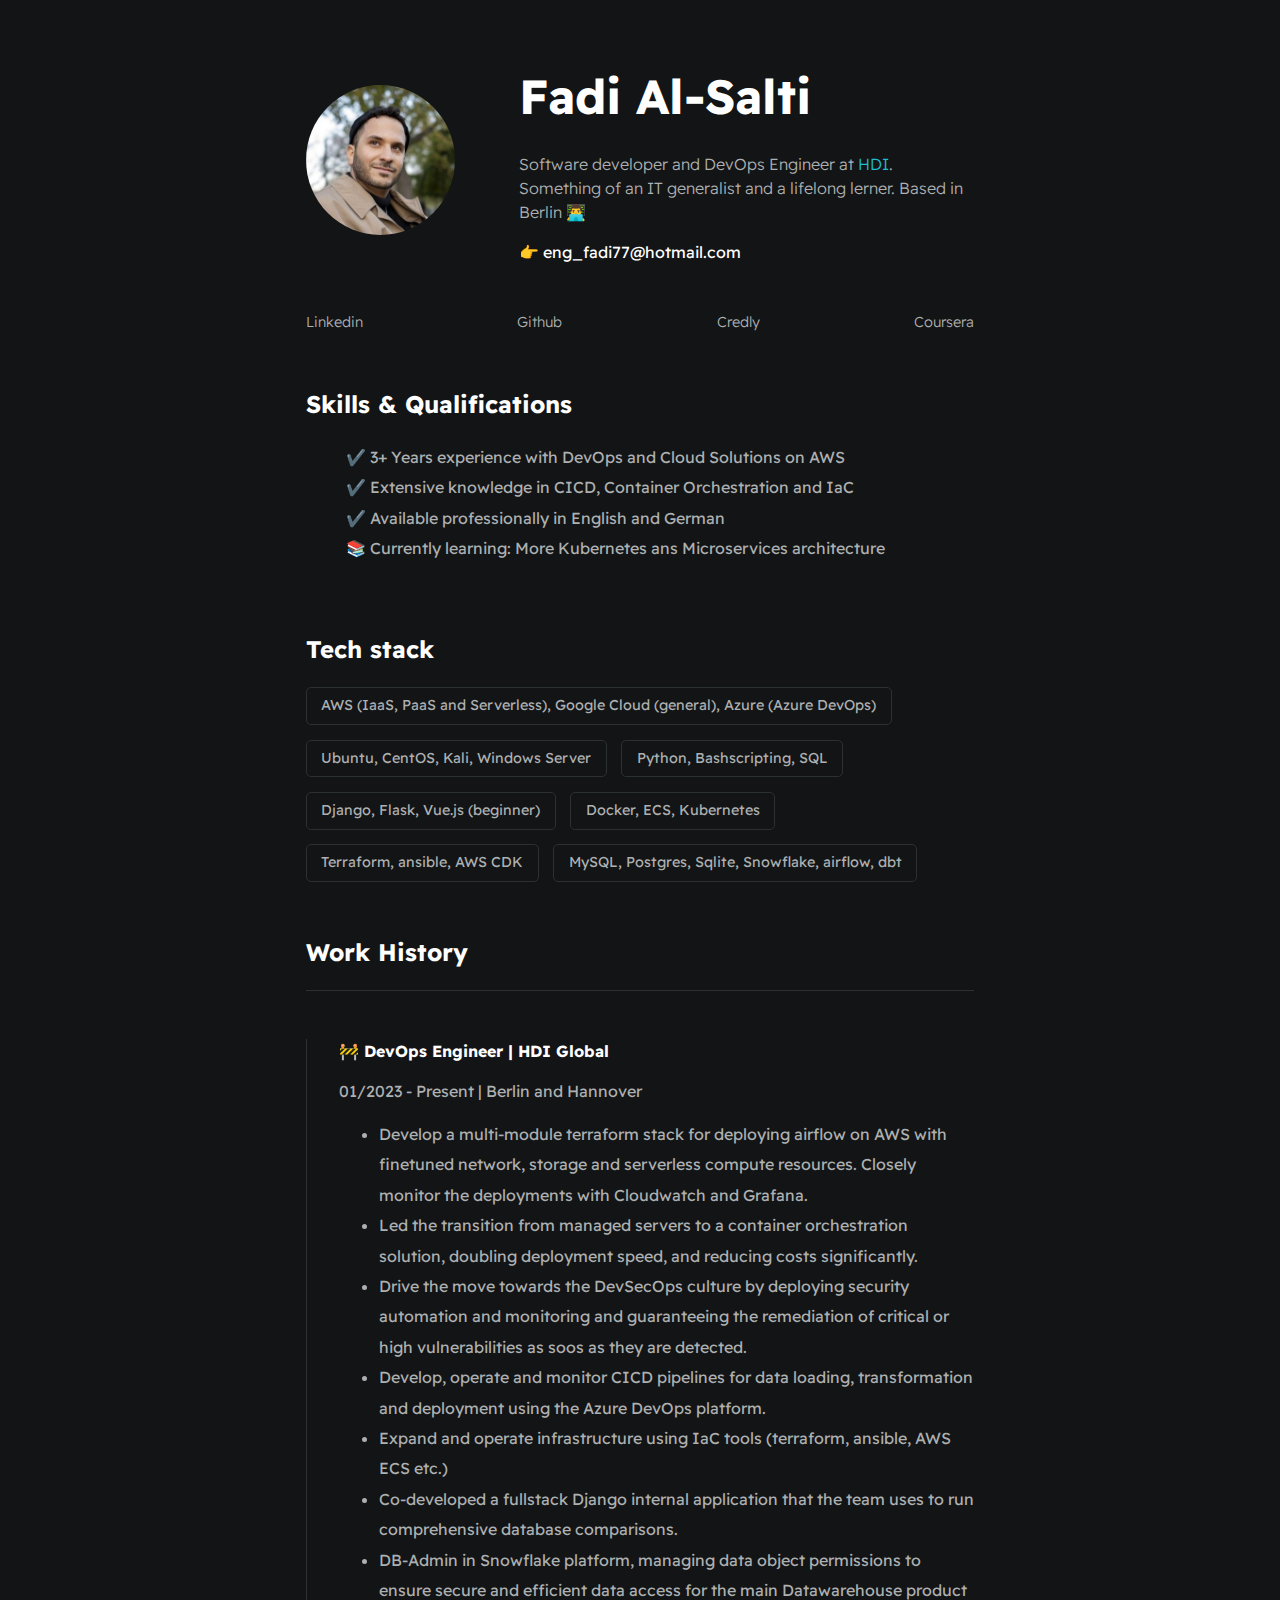
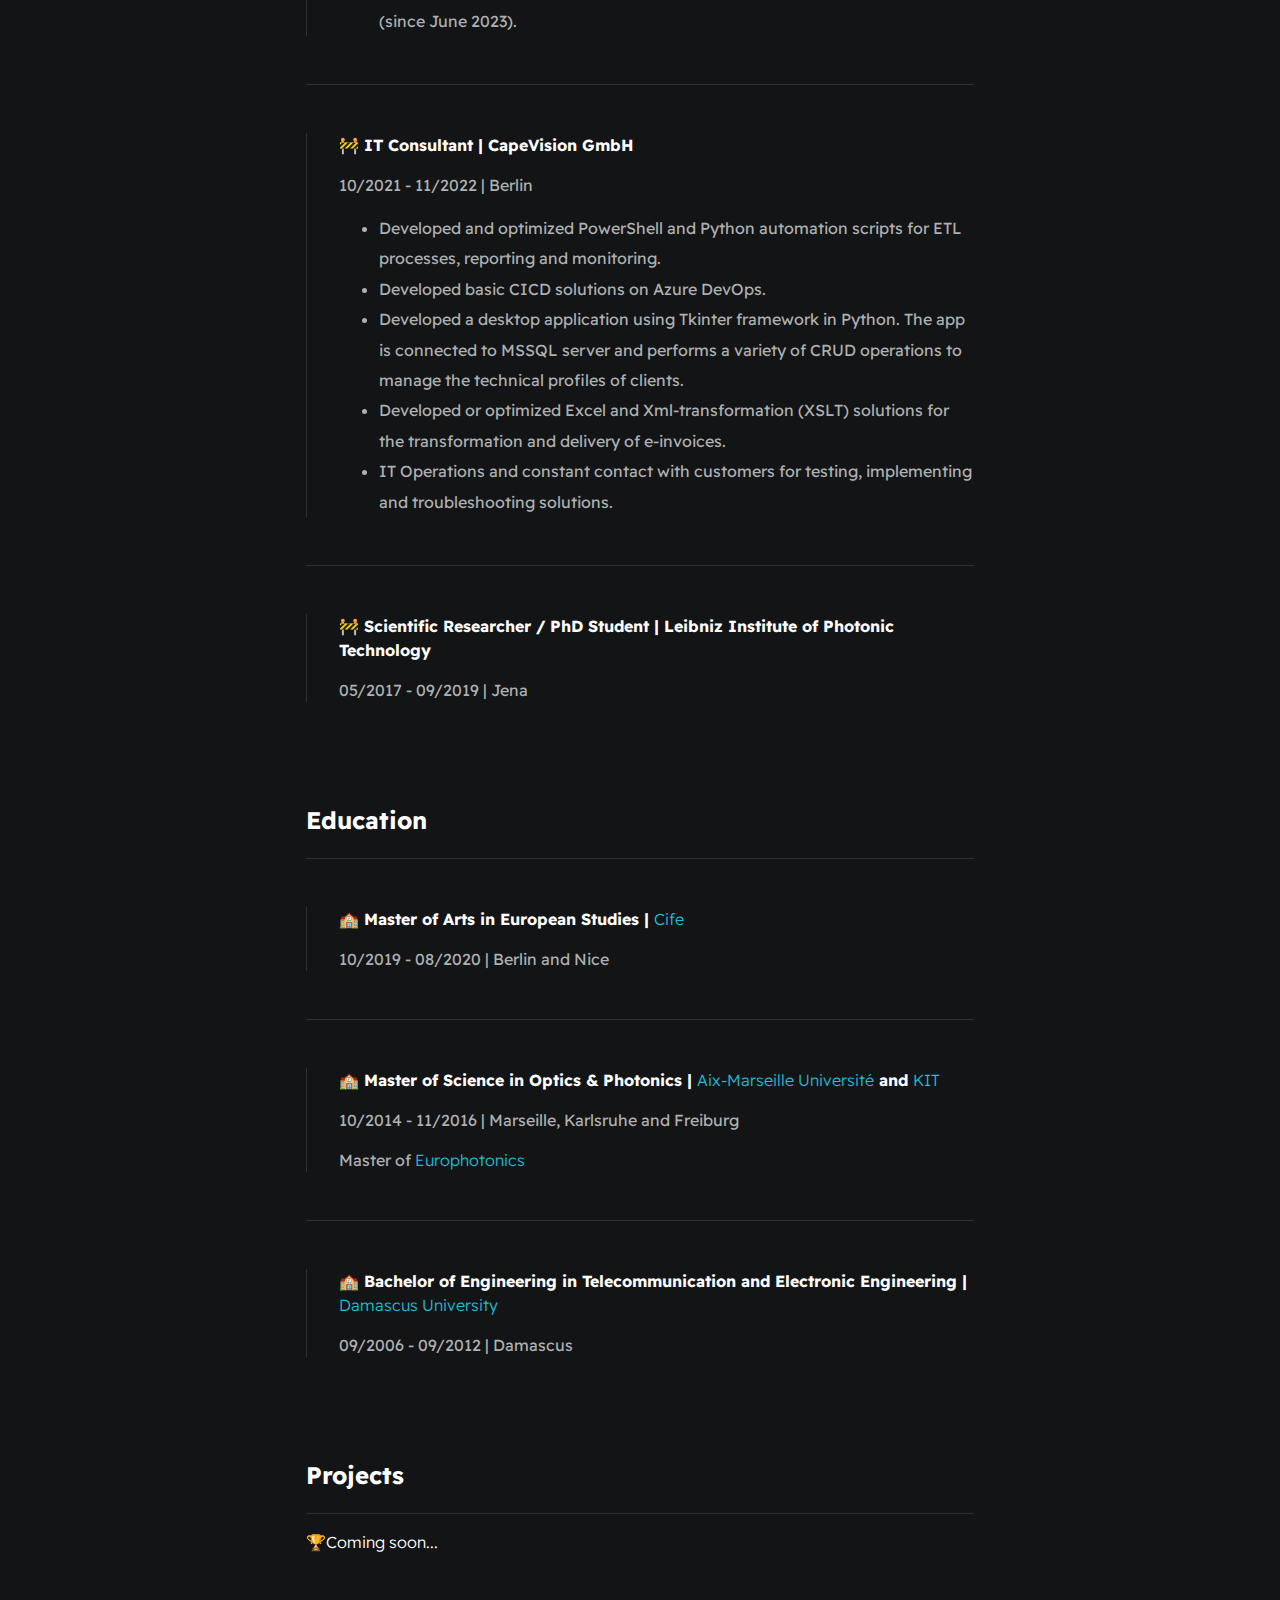
<file: index.html>
<!DOCTYPE html>
<html>
    <head>
        <meta charset="utf-8">
        <meta http-equiv="X-UA-Compatible" content="IE=edge">
        <title>Fadi Al-Salti</title>
        <meta name="description" content="">
        <meta name="viewport" content="width=device-width, initial-scale=1">
        <link rel="stylesheet" href="./styles/main.css">
    </head>
    <body>
        <div id="container--main">

            <section id="wrapper--hero" class="section--page">
                <img id="profile-pic" src="./assets/images/me.jpg">

                <div>
                    <h1 id="user-name">Fadi Al-Salti</h1>
                    <p id="bio">Software developer and DevOps Engineer at <a href="https://www.hdi.de/" target="_blank">HDI</a>. Something of an IT generalist and a lifelong lerner. Based in Berlin 👨‍💻</p>
                    <p id="email">👉 eng_fadi77@hotmail.com</p>
                </div>  
            </section>

            <section class="section--page">
                <div id="socials--list">
                    <a href="https://www.linkedin.com/in/fadi-al-salti-2a59264b/" target="_blank">Linkedin</a>
                    <a href="https://github.com/fadialsalti" target="_blank">Github</a>
                    <a href="https://www.credly.com/users/fadi-al-salti" target="_blank">Credly</a>
                    <a href="https://www.coursera.org/user/d7e6d1bc7315bcfc45b9fd552eb12f37" target="_blank">Coursera</a>
                    <!-- <a href="./assets/Resume.pdf" target="_blank">Download Resume</a> -->
                </div>
            </section>

            <section class="section--page">
                <h2>Skills & Qualifications</h2>
                <ul id="qualifications--list">
                    <li>✔️ 3+ Years experience with DevOps and Cloud Solutions on AWS</li>
                    <li>✔️ Extensive knowledge in CICD, Container Orchestration and IaC</li>
                    <li>✔️ Available professionally in English and German</li>
                    <li>📚 Currently learning: More Kubernetes ans Microservices architecture</li>
                </ul>
            </section>  

            <section class="section--page">
                <h2>Tech stack</h2>
                <div id="wrapper--techstack__items">
                    <div class="card--techstack"><span>AWS (IaaS, PaaS and Serverless), Google Cloud (general), Azure (Azure DevOps)</span></div>
                    <div class="card--techstack"><span>Ubuntu, CentOS, Kali, Windows Server</span></div>
                    <div class="card--techstack"><span>Python, Bashscripting, SQL</span></div>
                    <div class="card--techstack"><span>Django, Flask, Vue.js (beginner)</span></div>
                    <div class="card--techstack"><span>Docker, ECS, Kubernetes</span></div>
                    <div class="card--techstack"><span>Terraform, ansible, AWS CDK</span></div>
                    <div class="card--techstack"><span>MySQL, Postgres, Sqlite, Snowflake, airflow, dbt</span></div>
                </div>
            </section>

            <section id="work-history-wrapper" class="section--page">
                <h2>Work History</h2>
            
                <div class="line-break"></div>
                <div class="card--work-history">
                    <strong>🚧 DevOps Engineer | HDI Global</strong>
                    <p>01/2023 - Present | Berlin and Hannover</p>
                    <ul>
                        <li>Develop a multi-module terraform stack for deploying airflow on AWS with finetuned network, storage 
                            and serverless compute resources. Closely monitor the deployments with Cloudwatch and Grafana.</li>
                        <li>Led the transition from managed servers to a container orchestration solution, doubling deployment
                            speed, and reducing costs significantly.</li>
                        <li>Drive the move towards the DevSecOps culture by deploying security automation and monitoring and guaranteeing
                            the remediation of critical or high vulnerabilities as soos as they are detected.
                        </li>
                        <li>Develop, operate and monitor CICD pipelines for data loading, transformation and deployment using
                            the Azure DevOps platform.</li>
                        <li>Expand and operate infrastructure using IaC tools (terraform, ansible, AWS ECS etc.)</li>
                        <li>Co-developed a fullstack Django internal application that the team uses to run comprehensive
                            database comparisons.</li>
                        <li>DB-Admin in Snowflake platform, managing data object permissions to ensure secure and efficient
                            data access for the main Datawarehouse product (since June 2023).</li>
                    </ul>
                </div>
            
                <div class="line-break"></div>
            
                <div class="card--work-history">
                    <strong>🚧 IT Consultant | CapeVision GmbH</strong>
                    <p>10/2021 - 11/2022 | Berlin</p>
                    <ul>
                        <li>Developed and optimized PowerShell and Python automation scripts for ETL processes, reporting and
                            monitoring.</li>
                        <li>Developed basic CICD solutions on Azure DevOps.</li>
                        <li>Developed a desktop application using Tkinter framework in Python. The app is connected to MSSQL
                            server and performs a variety of CRUD operations to manage the technical profiles of clients.</li>
                        <li>Developed or optimized Excel and Xml-transformation (XSLT) solutions for the transformation and
                            delivery of e-invoices.</li>
                        <li> IT Operations and constant contact with customers for testing, implementing and troubleshooting
                            solutions.</li>
                    </ul>
                </div>
            
                <div class="line-break"></div>
            
                <div class="card--work-history">
                    <strong>🚧 Scientific Researcher / PhD Student | Leibniz Institute of Photonic Technology</strong>
                    <p>05/2017 - 09/2019 | Jena</p>
                </div>
            </section>

            <section class="section--page">
                <h2>Education</h2>
                <div class="line-break"></div>

                <div class="card--work-history">
                    <strong>🏫 Master of Arts in European Studies | <a href="https://www.cife.eu/en/3/description_282-1" target="_blank">Cife</a></strong>
                    <p>10/2019 - 08/2020 | Berlin and Nice</p>
                </div>
                <div class="line-break"></div>
            
                <div class="card--work-history">
                    <strong>🏫 Master of Science in Optics & Photonics | <a href="https://www.univ-amu.fr/" target="_blank">Aix-Marseille Université</a> and <a href="https://www.kit.edu/" target="_blank">KIT</a></strong>
                    <p>10/2014 - 11/2016 | Marseille, Karlsruhe and Freiburg</p>
                    <p>Master of <a href="https://www.europhotonics.org/wordpress/">Europhotonics</a></p>
                </div>
                <div class="line-break"></div>
            
                <div class="card--work-history">
                    <strong>🏫 Bachelor of Engineering in Telecommunication and Electronic Engineering | <a href="https://www.damascusuniversity.edu.sy/index.php?lang=2" target="_blank">Damascus University</a></strong>
                    <p>09/2006 - 09/2012 | Damascus</p>
                </div>
                
            </section>
            

            <section class="section--page">
                <h2>Projects</h2>
            
                <div class="card--project">
                    <a href="project1.html"><span>🏆</span>Coming soon...</a>
                </div>
            
            </section>          
        </div>

    </body>
</html>
</file>
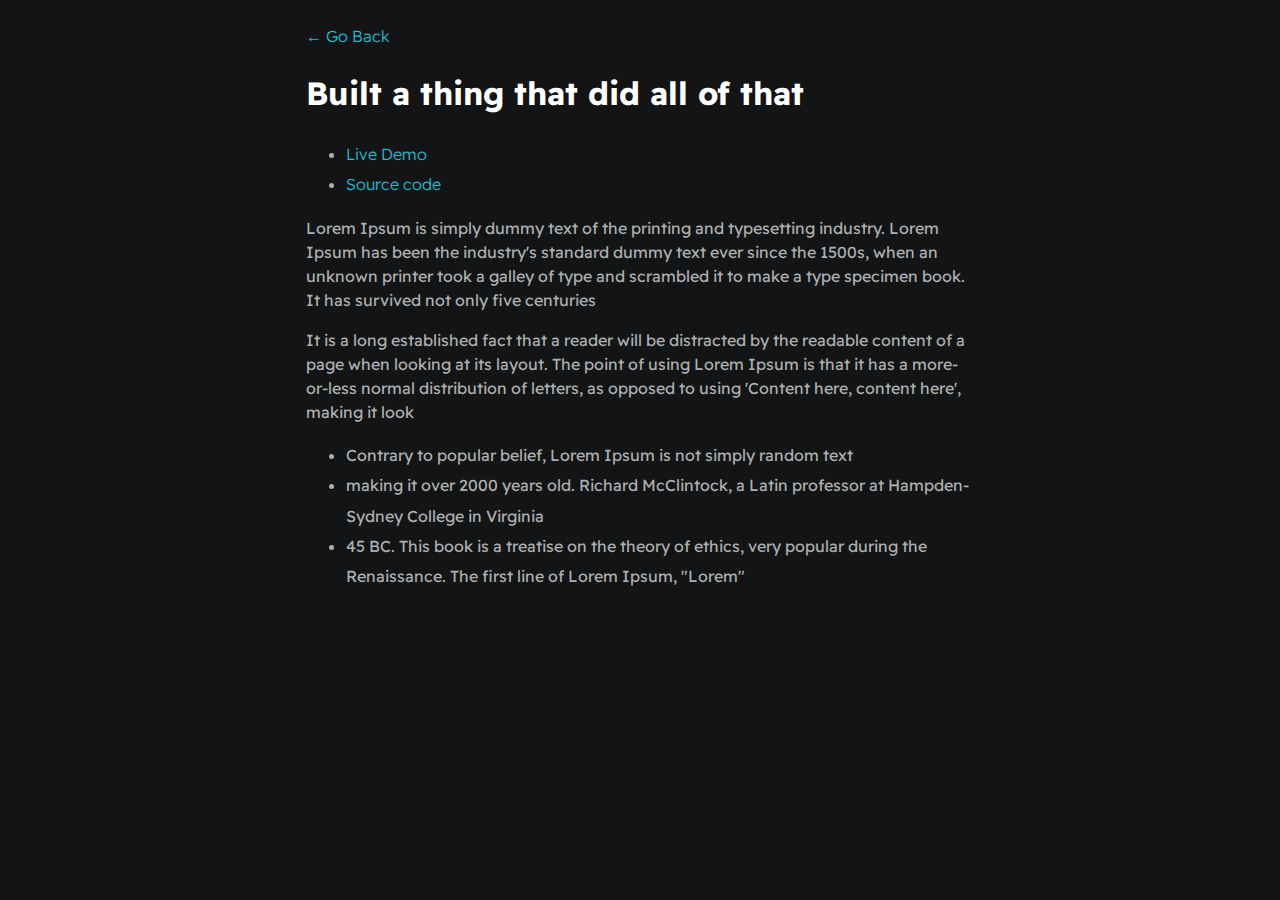
<file: project1.html>
<!DOCTYPE html>
<html>
    <head>
        <meta charset="utf-8">
        <meta http-equiv="X-UA-Compatible" content="IE=edge">
        <title>Fadi Al Salti</title>
        <meta name="description" content="">
        <meta name="viewport" content="width=device-width, initial-scale=1">
        <link rel="stylesheet" href="./styles/main.css">
    </head>
    <body>
        <div id="container--main">
            <a href="index.html">&#x2190; Go Back</a>
            <h1>Built a thing that did all of that</h1>

            <ul>
                <li><a href="#">Live Demo</a></li>
                <li><a href="#">Source code</a></li>
            </ul>
            <p>Lorem Ipsum is simply dummy text of the printing and typesetting industry. Lorem Ipsum has been the industry's standard dummy text ever since the 1500s, when an unknown printer took a galley of type and scrambled it to make a type specimen book. It has survived not only five centuries</p>

            <p>It is a long established fact that a reader will be distracted by the readable content of a page when looking at its layout. The point of using Lorem Ipsum is that it has a more-or-less normal distribution of letters, as opposed to using 'Content here, content here', making it look</p>

            <ul>
                <li>Contrary to popular belief, Lorem Ipsum is not simply random text</li>
                <li>making it over 2000 years old. Richard McClintock, a Latin professor at Hampden-Sydney College in Virginia</li>
                <li>45 BC. This book is a treatise on the theory of ethics, very popular during the Renaissance. The first line of Lorem Ipsum, "Lorem"</li>
            </ul>
        </div>
    </body>
</html>
</file>
<file: styles/main.css>
@import url('https://fonts.googleapis.com/css2?family=Readex+Pro:wght@300;400;500;600;700&display=swap');

:root{
    --mainTextColor-light:#000;
    --secondaryTextColor-light:rgb(51 51 51);
    --mainLinkColor-light:#0da2b8;
    --mainBorderColor-light:rgb(218, 218, 218);
    --mainBgColor-light:rgb(249, 250,251);

    --mainTextColor-dark:#fff;
    --secondaryTextColor-dark:#adb0b1;
    --mainLinkColor-dark:rgb(30, 190,214);
    --mainBorderColor-dark:#2b3031;
    --mainBgColor-dark:#131415;

    --mainTextColor:var(--mainTextColor-dark);
    --secondaryTextColor:var(--secondaryTextColor-dark);
    --mainLinkColor:var(--mainLinkColor-dark);
    --mainBorderColor:var(--mainBorderColor-dark);
    --mainBgColor:var(--mainBgColor-dark);

}

*{
    font-family: 'Readex Pro';
    line-height: 1.5em;
    box-sizing: border-box;
    color: var(--mainTextColor);

}

body{
    background-color: var(--mainBgColor);            
}

p, span, li{
    color: var(--secondaryTextColor);
    font-size: 1em;
}

a{
    text-decoration: none;
    color: var(--mainLinkColor);
    font-weight: 500;
}

li{
    line-height: 1.9em;
}

#container--main{
    max-width: 700px;
    margin: 0 auto;
    padding: 1em;
}

.section--page{
    padding-top: 1em;
    padding-bottom: 1em;
}

#wrapper--hero{
    display: flex;
    align-items: center;
    gap: 4em;
}

#bio, a{
    font-weight: 300;
}

#user-name{
    font-size: 48px;
    line-height: 1em;
}

#profile-pic{
    width: 150px;
    height: 150px;
    object-fit: cover;
    border-radius: 50%;
}

#email{
    color: var(--mainTextColor);
}

#socials--list{
    display: flex;
    justify-content: space-between;
    column-gap: 1em;
    flex-wrap: wrap;
}

#socials--list a{
    font-weight: 300;
    color: var(--secondaryTextColor);
    font-size: 0.9em;
    transition: 0.3s;
}

#socials--list a:hover{
    font-weight: 100;
    color: var(--mainLinkColor);
    font-size: 0.9em;
}

#qualifications--list{
    list-style: none;
}

#wrapper--techstack__items{
    display: flex;
    flex-wrap: wrap;
    gap: 1em;
    font-size: 0.9em;
}

.card--techstack{
    border: 1px solid var(--mainBorderColor);
    border-radius: 5px;
    padding: 0.5em 1em;
    align-items: center;
}

.card--work-history{
    border-left: 1px solid var(--mainBorderColor);
    margin-top: 3em;
    margin-bottom: 3em;
    padding-left: 2em;
}

.line-break{
    background-color: var(--mainBorderColor);
    height: 1px;
}

.card--project{
    padding-top: 1em;
    padding-bottom: 1em;
    border-top: 1px solid var(--mainBorderColor);
}

.card--project a{
    color: var(--mainTextColor);

    transition: 0.3s;
}

.card--project a:hover{
    color: rgb(30, 190,214);

}

@media(max-width:600px){

    .section--page{
        padding-top: 1em;
        padding-bottom: 1em;
    }

    #wrapper--hero{
        gap: 1em;
        flex-direction: column;
    }

    #profile-pic{
        width: 200px;
        height: 200px;
    }


    .card--work-history{
        border-left: none;
        padding-left: 0;
    }
}
</file>
